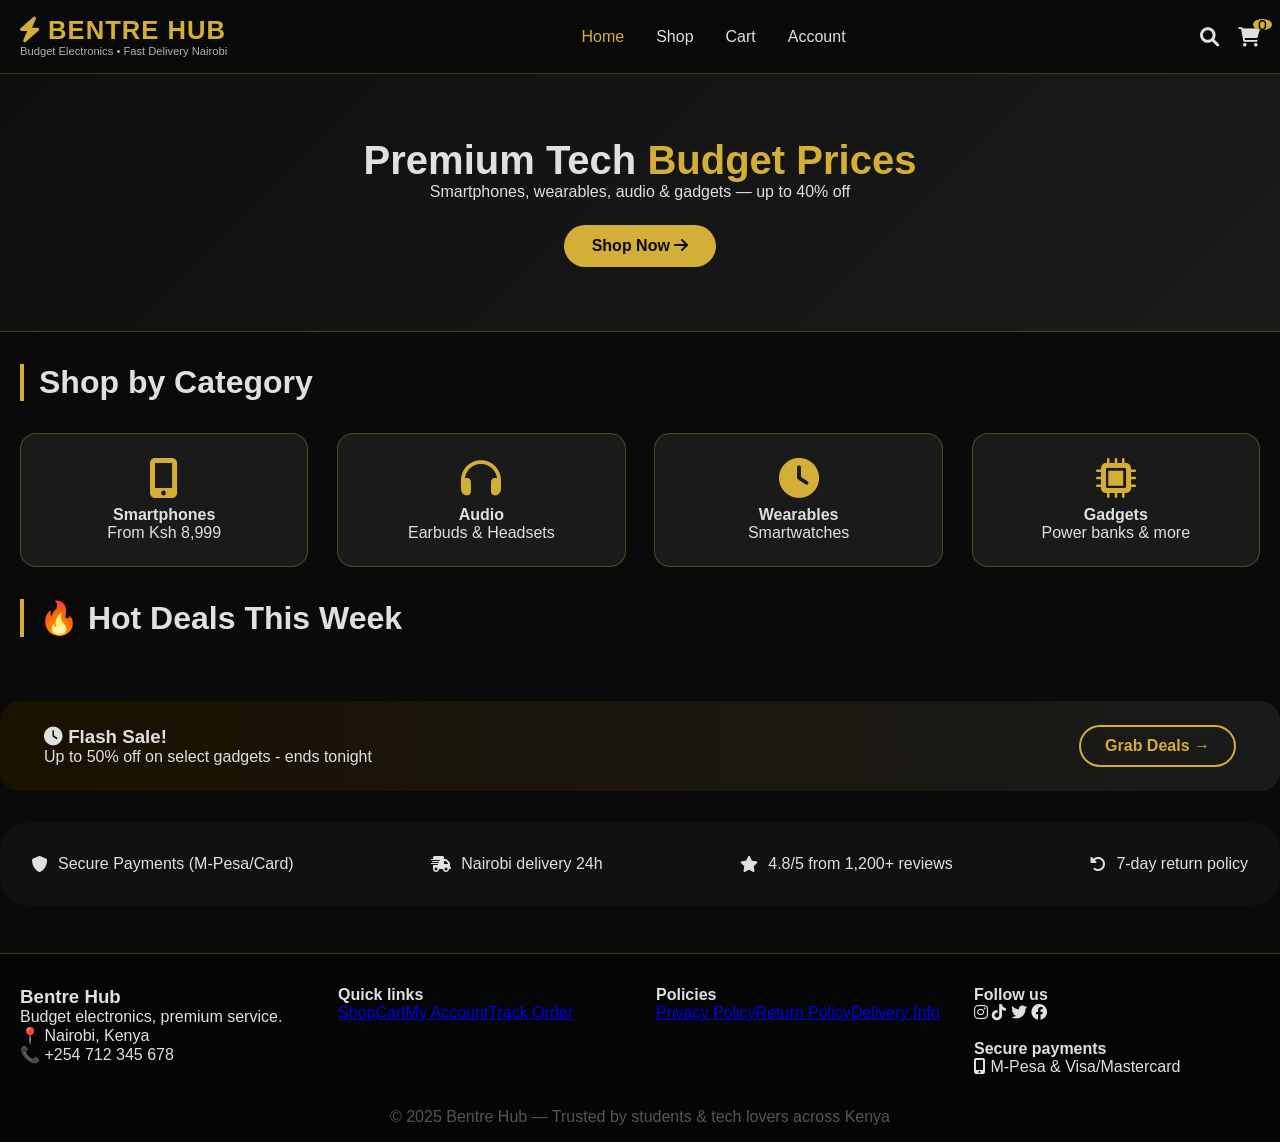
<file: index.html>
<!DOCTYPE html>
<html lang="en">
<head>
    <meta charset="UTF-8">
    <meta name="viewport" content="width=device-width, initial-scale=1.0, viewport-fit=cover">
    <title>Bentre Hub | Budget Electronics & Gadgets</title>
    <link rel="stylesheet" href="https://cdnjs.cloudflare.com/ajax/libs/font-awesome/6.0.0-beta3/css/all.min.css">
    <link rel="stylesheet" href="style.css">
    <link rel="icon" href="data:image/svg+xml,<svg xmlns='http://www.w3.org/2000/svg' viewBox='0 0 100 100'><text y='.9em' font-size='90'>⚡</text></svg>">
</head>
<body>
    <header>
        <div class="container">
            <div class="navbar">
                <div class="logo">
                    <h1><i class="fas fa-bolt"></i> BENTRE HUB</h1>
                    <p class="tagline">Budget Electronics • Fast Delivery Nairobi</p>
                </div>
                <ul class="nav-links">
                    <li><a href="index.html" class="active">Home</a></li>
                    <li><a href="products.html">Shop</a></li>
                    <li><a href="cart.html">Cart</a></li>
                    <li><a href="account.html">Account</a></li>
                </ul>
                <div class="nav-icons">
                    <i class="fas fa-search" id="searchIcon"></i>
                    <i class="fas fa-shopping-cart" id="cartIcon"><span id="cartCount">0</span></i>
                </div>
            </div>
        </div>
    </header>

    <section class="hero">
        <div class="container hero-content">
            <h2>Premium Tech <span class="gold-text">Budget Prices</span></h2>
            <p>Smartphones, wearables, audio & gadgets — up to 40% off</p>
            <a href="products.html" class="btn-gold">Shop Now <i class="fas fa-arrow-right"></i></a>
        </div>
    </section>

    <section class="categories">
        <div class="container">
            <h3 class="section-title">Shop by Category</h3>
            <div class="category-grid">
                <div class="category-card" data-cat="smartphones">
                    <i class="fas fa-mobile-alt"></i>
                    <h4>Smartphones</h4>
                    <p>From Ksh 8,999</p>
                </div>
                <div class="category-card" data-cat="audio">
                    <i class="fas fa-headphones"></i>
                    <h4>Audio</h4>
                    <p>Earbuds & Headsets</p>
                </div>
                <div class="category-card" data-cat="wearables">
                    <i class="fas fa-clock"></i>
                    <h4>Wearables</h4>
                    <p>Smartwatches</p>
                </div>
                <div class="category-card" data-cat="gadgets">
                    <i class="fas fa-microchip"></i>
                    <h4>Gadgets</h4>
                    <p>Power banks & more</p>
                </div>
            </div>
        </div>
    </section>

    <section class="featured">
        <div class="container">
            <h3 class="section-title">🔥 Hot Deals This Week</h3>
            <div class="product-grid" id="featuredGrid"></div>
        </div>
    </section>

    <section class="flash-sale">
        <div class="container flash-content">
            <div>
                <h3><i class="fas fa-clock"></i> Flash Sale!</h3>
                <p>Up to 50% off on select gadgets - ends tonight</p>
            </div>
            <a href="products.html?flash=true" class="btn-outline-gold">Grab Deals →</a>
        </div>
    </section>

    <section class="trust">
        <div class="container trust-grid">
            <div><i class="fas fa-shield-alt"></i><span>Secure Payments (M-Pesa/Card)</span></div>
            <div><i class="fas fa-truck-fast"></i><span>Nairobi delivery 24h</span></div>
            <div><i class="fas fa-star"></i><span>4.8/5 from 1,200+ reviews</span></div>
            <div><i class="fas fa-undo-alt"></i><span>7-day return policy</span></div>
        </div>
    </section>

    <footer>
        <div class="container footer-content">
            <div><h3>Bentre Hub</h3><p>Budget electronics, premium service.<br>📍 Nairobi, Kenya<br>📞 +254 712 345 678</p></div>
            <div><h4>Quick links</h4><a href="products.html">Shop</a><a href="cart.html">Cart</a><a href="account.html">My Account</a><a href="#">Track Order</a></div>
            <div><h4>Policies</h4><a href="#">Privacy Policy</a><a href="#">Return Policy</a><a href="#">Delivery Info</a></div>
            <div><h4>Follow us</h4><i class="fab fa-instagram"></i> <i class="fab fa-tiktok"></i> <i class="fab fa-twitter"></i> <i class="fab fa-facebook"></i><br><br><h4>Secure payments</h4><i class="fas fa-mobile-alt"></i> M-Pesa & Visa/Mastercard</div>
        </div>
        <div class="bottom-bar">© 2025 Bentre Hub — Trusted by students & tech lovers across Kenya</div>
    </footer>

    <script src="script.js"></script>
</body>
</html>
</file>
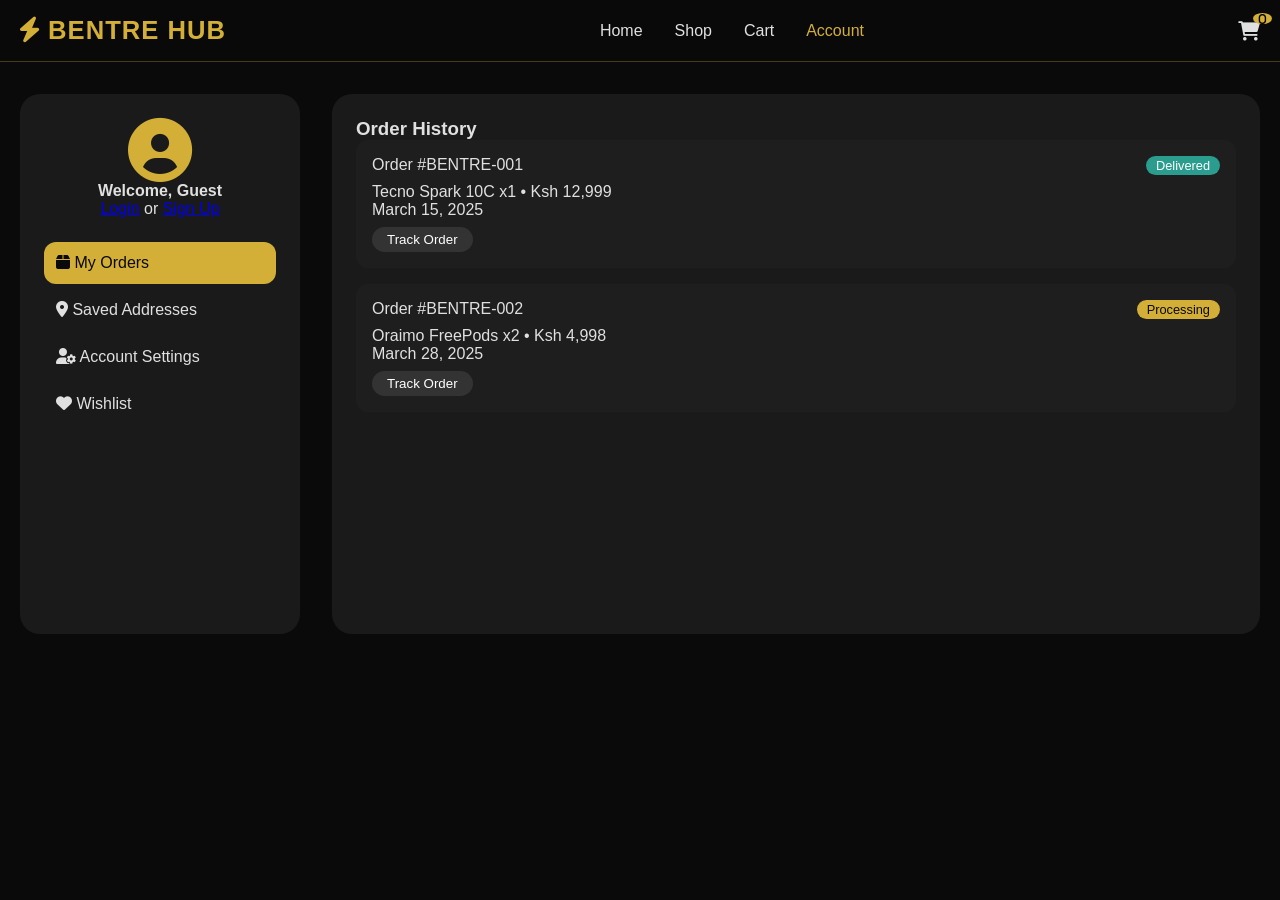
<file: account.html>
<!DOCTYPE html>
<html lang="en">
<head>
    <meta charset="UTF-8">
    <meta name="viewport" content="width=device-width, initial-scale=1.0">
    <title>My Account | Bentre Hub</title>
    <link rel="stylesheet" href="https://cdnjs.cloudflare.com/ajax/libs/font-awesome/6.0.0-beta3/css/all.min.css">
    <link rel="stylesheet" href="style.css">
</head>
<body>
    <header>
        <div class="container">
            <div class="navbar">
                <div class="logo"><h1><i class="fas fa-bolt"></i> BENTRE HUB</h1></div>
                <ul class="nav-links">
                    <li><a href="index.html">Home</a></li>
                    <li><a href="products.html">Shop</a></li>
                    <li><a href="cart.html">Cart</a></li>
                    <li><a href="account.html" class="active">Account</a></li>
                </ul>
                <div class="nav-icons"><i class="fas fa-shopping-cart" id="cartIcon"><span id="cartCount">0</span></i></div>
            </div>
        </div>
    </header>

    <div class="container account-container">
        <div class="account-sidebar">
            <div class="user-avatar"><i class="fas fa-user-circle"></i></div>
            <div class="user-info" id="userDisplay">
                <h4>Welcome, Guest</h4>
                <p><a href="#" id="loginBtn">Login</a> or <a href="#" id="signupBtn">Sign Up</a></p>
            </div>
            <ul class="account-menu">
                <li class="active" data-tab="orders"><i class="fas fa-box"></i> My Orders</li>
                <li data-tab="addresses"><i class="fas fa-map-marker-alt"></i> Saved Addresses</li>
                <li data-tab="settings"><i class="fas fa-user-cog"></i> Account Settings</li>
                <li data-tab="wishlist"><i class="fas fa-heart"></i> Wishlist</li>
            </ul>
        </div>
        <div class="account-content">
            <div id="ordersTab" class="tab-pane active">
                <h3>Order History</h3>
                <div id="orderHistory" class="order-list">
                    <div class="order-card">
                        <div class="order-header"><span>Order #BENTRE-001</span><span class="status delivered">Delivered</span></div>
                        <div class="order-details">Tecno Spark 10C x1 • Ksh 12,999</div>
                        <div class="order-date">March 15, 2025</div>
                        <button class="btn-track">Track Order</button>
                    </div>
                    <div class="order-card">
                        <div class="order-header"><span>Order #BENTRE-002</span><span class="status processing">Processing</span></div>
                        <div class="order-details">Oraimo FreePods x2 • Ksh 4,998</div>
                        <div class="order-date">March 28, 2025</div>
                        <button class="btn-track">Track Order</button>
                    </div>
                </div>
            </div>
            <div id="addressesTab" class="tab-pane">
                <h3>Saved Addresses</h3>
                <div class="saved-address">
                    <p><i class="fas fa-home"></i> <strong>Home</strong><br>Westlands, Nairobi, Waiyaki Way, Apollo Center</p>
                    <button class="btn-edit">Edit</button>
                </div>
                <button class="btn-add-address">+ Add New Address</button>
            </div>
            <div id="settingsTab" class="tab-pane">
                <h3>Account Settings</h3>
                <div class="form-group"><label>Name</label><input type="text" placeholder="Your Name"></div>
                <div class="form-group"><label>Email</label><input type="email" placeholder="your@email.com"></div>
                <div class="form-group"><label>Phone</label><input type="tel" placeholder="0712345678"></div>
                <button class="btn-gold">Save Changes</button>
            </div>
            <div id="wishlistTab" class="tab-pane">
                <h3>Your Wishlist</h3>
                <div class="product-grid mini-grid" id="wishlistGrid"></div>
            </div>
        </div>
    </div>

    <script src="script.js"></script>
</body>
</html>
</file>
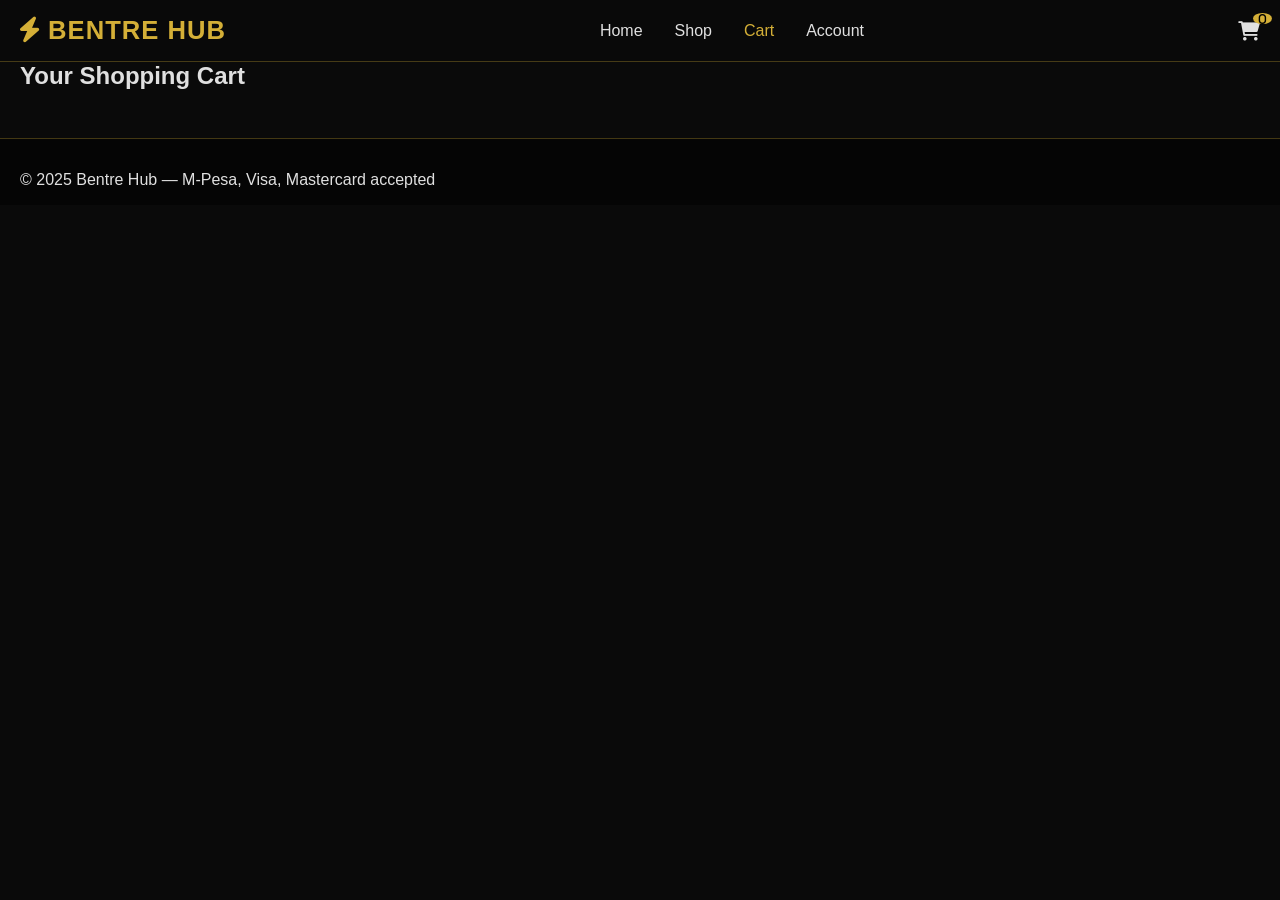
<file: cart.html>
<!DOCTYPE html>
<html lang="en">
<head>
    <meta charset="UTF-8">
    <meta name="viewport" content="width=device-width, initial-scale=1.0">
    <title>Cart | Bentre Hub</title>
    <link rel="stylesheet" href="https://cdnjs.cloudflare.com/ajax/libs/font-awesome/6.0.0-beta3/css/all.min.css">
    <link rel="stylesheet" href="style.css">
</head>
<body>
    <header>
        <div class="container">
            <div class="navbar">
                <div class="logo"><h1><i class="fas fa-bolt"></i> BENTRE HUB</h1></div>
                <ul class="nav-links">
                    <li><a href="index.html">Home</a></li>
                    <li><a href="products.html">Shop</a></li>
                    <li><a href="cart.html" class="active">Cart</a></li>
                    <li><a href="account.html">Account</a></li>
                </ul>
                <div class="nav-icons"><i class="fas fa-shopping-cart" id="cartIcon"><span id="cartCount">0</span></i></div>
            </div>
        </div>
    </header>

    <div class="container cart-page">
        <h2>Your Shopping Cart</h2>
        <div id="cartItemsContainer" class="cart-items-list"></div>
        <div class="cart-summary" id="cartSummary" style="display:none;">
            <div class="summary-row">
                <span>Subtotal:</span>
                <span id="cartSubtotal">Ksh 0</span>
            </div>
            <div class="summary-row">
                <span>Delivery Fee:</span>
                <span id="deliveryFee">Ksh 0</span>
            </div>
            <div class="summary-row total">
                <span>Total:</span>
                <span id="cartTotal">Ksh 0</span>
            </div>
            <button class="btn-gold btn-checkout" id="checkoutBtn">Proceed to Checkout</button>
        </div>
        <div id="emptyCartMsg" class="empty-cart" style="display:none;">
            <i class="fas fa-shopping-cart"></i>
            <p>Your cart is empty</p>
            <a href="products.html" class="btn-outline-gold">Continue Shopping</a>
        </div>
    </div>

    <footer><div class="container">© 2025 Bentre Hub — M-Pesa, Visa, Mastercard accepted</div></footer>
    <script src="script.js"></script>
</body>
</html>
</file>
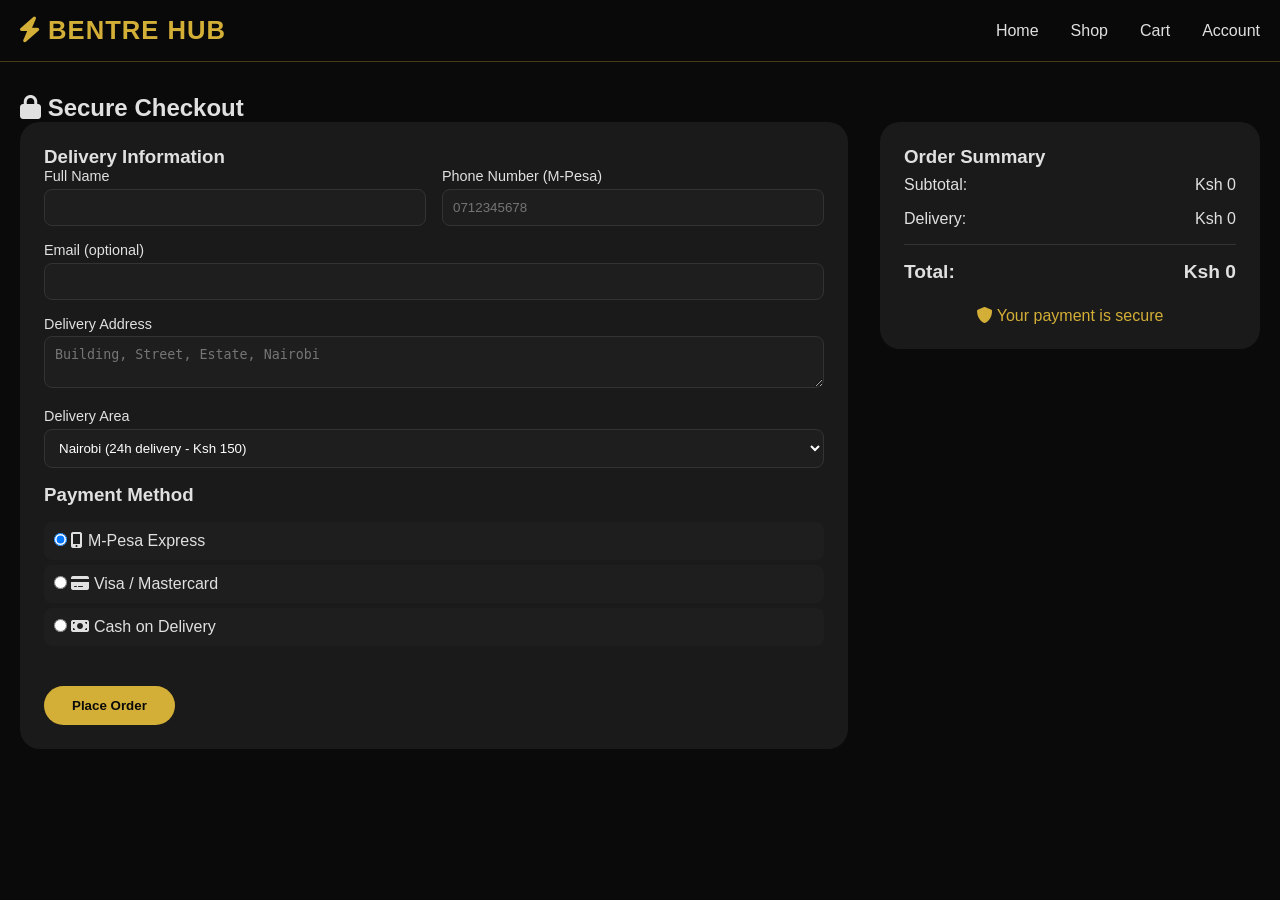
<file: checkout.html>
<!DOCTYPE html>
<html lang="en">
<head>
    <meta charset="UTF-8">
    <meta name="viewport" content="width=device-width, initial-scale=1.0">
    <title>Checkout | Bentre Hub</title>
    <link rel="stylesheet" href="https://cdnjs.cloudflare.com/ajax/libs/font-awesome/6.0.0-beta3/css/all.min.css">
    <link rel="stylesheet" href="style.css">
</head>
<body>
    <header>
        <div class="container">
            <div class="navbar">
                <div class="logo"><h1><i class="fas fa-bolt"></i> BENTRE HUB</h1></div>
                <ul class="nav-links">
                    <li><a href="index.html">Home</a></li>
                    <li><a href="products.html">Shop</a></li>
                    <li><a href="cart.html">Cart</a></li>
                    <li><a href="account.html">Account</a></li>
                </ul>
            </div>
        </div>
    </header>

    <div class="container checkout-container">
        <h2><i class="fas fa-lock"></i> Secure Checkout</h2>
        <div class="checkout-grid">
            <div class="checkout-form">
                <h3>Delivery Information</h3>
                <form id="checkoutForm">
                    <div class="form-row">
                        <div class="form-group"><label>Full Name</label><input type="text" id="fullName" required></div>
                        <div class="form-group"><label>Phone Number (M-Pesa)</label><input type="tel" id="phone" placeholder="0712345678" required></div>
                    </div>
                    <div class="form-group"><label>Email (optional)</label><input type="email" id="email"></div>
                    <div class="form-group"><label>Delivery Address</label><textarea id="address" rows="2" placeholder="Building, Street, Estate, Nairobi" required></textarea></div>
                    <div class="form-group"><label>Delivery Area</label>
                        <select id="area">
                            <option value="nairobi">Nairobi (24h delivery - Ksh 150)</option>
                            <option value="countrywide">Countrywide (2-4 days - Ksh 350)</option>
                        </select>
                    </div>
                    <h3>Payment Method</h3>
                    <div class="payment-methods">
                        <label class="payment-option"><input type="radio" name="payment" value="mpesa" checked> <i class="fas fa-mobile-alt"></i> M-Pesa Express</label>
                        <label class="payment-option"><input type="radio" name="payment" value="card"> <i class="fas fa-credit-card"></i> Visa / Mastercard</label>
                        <label class="payment-option"><input type="radio" name="payment" value="cod"> <i class="fas fa-money-bill"></i> Cash on Delivery</label>
                    </div>
                    <button type="submit" class="btn-gold btn-place-order">Place Order</button>
                </form>
            </div>
            <div class="order-summary">
                <h3>Order Summary</h3>
                <div id="checkoutItems"></div>
                <div class="summary-line"><span>Subtotal:</span><span id="checkoutSubtotal">Ksh 0</span></div>
                <div class="summary-line"><span>Delivery:</span><span id="checkoutDelivery">Ksh 0</span></div>
                <div class="summary-line total"><span>Total:</span><span id="checkoutTotal">Ksh 0</span></div>
                <div class="trust-badge"><i class="fas fa-shield-alt"></i> Your payment is secure</div>
            </div>
        </div>
    </div>

    <script src="script.js"></script>
</body>
</html>
</file>
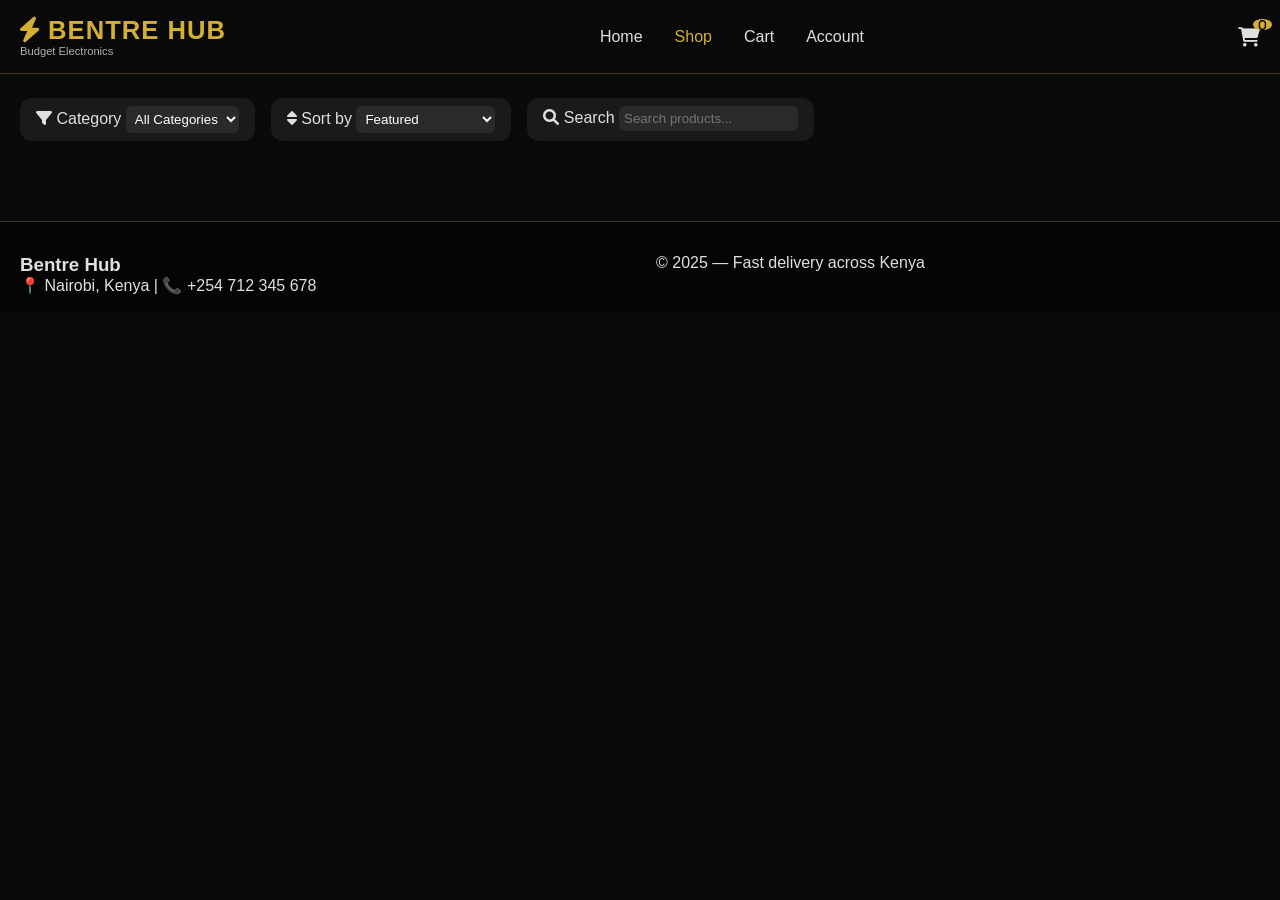
<file: products.html>
<!DOCTYPE html>
<html lang="en">
<head>
    <meta charset="UTF-8">
    <meta name="viewport" content="width=device-width, initial-scale=1.0">
    <title>Shop | Bentre Hub</title>
    <link rel="stylesheet" href="https://cdnjs.cloudflare.com/ajax/libs/font-awesome/6.0.0-beta3/css/all.min.css">
    <link rel="stylesheet" href="style.css">
    <link rel="icon" href="data:image/svg+xml,<svg xmlns='http://www.w3.org/2000/svg' viewBox='0 0 100 100'><text y='.9em' font-size='90'>⚡</text></svg>">
</head>
<body>
    <header>
        <div class="container">
            <div class="navbar">
                <div class="logo"><h1><i class="fas fa-bolt"></i> BENTRE HUB</h1><p class="tagline">Budget Electronics</p></div>
                <ul class="nav-links">
                    <li><a href="index.html">Home</a></li>
                    <li><a href="products.html" class="active">Shop</a></li>
                    <li><a href="cart.html">Cart</a></li>
                    <li><a href="account.html">Account</a></li>
                </ul>
                <div class="nav-icons"><i class="fas fa-shopping-cart" id="cartIcon"><span id="cartCount">0</span></i></div>
            </div>
        </div>
    </header>

    <div class="container">
        <div class="filters-section">
            <div class="filters-bar">
                <div class="filter-group">
                    <label><i class="fas fa-filter"></i> Category</label>
                    <select id="categoryFilter">
                        <option value="all">All Categories</option>
                        <option value="smartphones">Smartphones</option>
                        <option value="audio">Audio</option>
                        <option value="wearables">Wearables</option>
                        <option value="gadgets">Gadgets</option>
                    </select>
                </div>
                <div class="filter-group">
                    <label><i class="fas fa-sort"></i> Sort by</label>
                    <select id="sortFilter">
                        <option value="default">Featured</option>
                        <option value="priceLow">Price: Low to High</option>
                        <option value="priceHigh">Price: High to Low</option>
                        <option value="rating">Top Rated</option>
                    </select>
                </div>
                <div class="filter-group search-group">
                    <label><i class="fas fa-search"></i> Search</label>
                    <input type="text" id="searchInput" placeholder="Search products...">
                </div>
            </div>
            <div class="active-filters" id="activeFilters"></div>
        </div>
        <div class="product-grid" id="allProductsGrid"></div>
        <div id="noResults" class="no-results" style="display:none; text-align:center; padding:3rem;">😞 No products found. Try different filters!</div>
    </div>

    <footer>
        <div class="container footer-content">
            <div><h3>Bentre Hub</h3><p>📍 Nairobi, Kenya | 📞 +254 712 345 678</p></div>
            <div>© 2025 — Fast delivery across Kenya</div>
        </div>
    </footer>

    <script src="script.js"></script>
</body>
</html>
</file>
<file: style.css>
* {
    margin: 0;
    padding: 0;
    box-sizing: border-box;
}

body {
    font-family: 'Segoe UI', Tahoma, Geneva, Verdana, sans-serif;
    background: #0a0a0a;
    color: #e0e0e0;
    scroll-behavior: smooth;
}

:root {
    --dark-bg: #0f0f0f;
    --card-bg: #1a1a1a;
    --gold: #d4af37;
    --gold-light: #ecca4c;
    --border-gold: rgba(212, 175, 55, 0.3);
    --text-muted: #b0b0b0;
    --danger: #e63946;
    --success: #2a9d8f;
}

.container {
    max-width: 1300px;
    margin: 0 auto;
    padding: 0 20px;
}

header {
    background: #0a0a0a;
    border-bottom: 1px solid var(--border-gold);
    position: sticky;
    top: 0;
    z-index: 100;
    backdrop-filter: blur(10px);
    background-color: rgba(10, 10, 10, 0.95);
}

.navbar {
    display: flex;
    justify-content: space-between;
    align-items: center;
    padding: 1rem 0;
    flex-wrap: wrap;
    gap: 1rem;
}

.logo h1 {
    color: var(--gold);
    font-size: 1.6rem;
    letter-spacing: 1px;
}

.tagline {
    font-size: 0.7rem;
    color: var(--text-muted);
}

.nav-links {
    display: flex;
    gap: 2rem;
    list-style: none;
}

.nav-links a {
    color: #e0e0e0;
    text-decoration: none;
    font-weight: 500;
    transition: 0.3s;
}

.nav-links a:hover, .nav-links a.active {
    color: var(--gold);
}

.nav-icons {
    display: flex;
    gap: 1.2rem;
    align-items: center;
}

.nav-icons i {
    font-size: 1.2rem;
    cursor: pointer;
    position: relative;
}

#cartCount {
    background: var(--gold);
    color: #000;
    font-size: 0.7rem;
    border-radius: 50%;
    padding: 0px 5px;
    position: absolute;
    top: -8px;
    right: -12px;
    font-weight: bold;
}

.hero {
    background: linear-gradient(135deg, #0f0f0f 0%, #1a1a1a 100%);
    padding: 4rem 0;
    border-bottom: 1px solid var(--border-gold);
}

.hero-content {
    text-align: center;
}

.hero-content h2 {
    font-size: 2.5rem;
}

.gold-text {
    color: var(--gold);
}

.btn-gold {
    display: inline-block;
    background: var(--gold);
    color: #0a0a0a;
    padding: 12px 28px;
    border-radius: 40px;
    text-decoration: none;
    font-weight: bold;
    margin-top: 1.5rem;
    transition: 0.3s;
    border: none;
    cursor: pointer;
}

.btn-gold:hover {
    background: #e0b83a;
    transform: scale(1.02);
}

.btn-outline-gold {
    display: inline-block;
    border: 2px solid var(--gold);
    color: var(--gold);
    padding: 10px 24px;
    border-radius: 40px;
    text-decoration: none;
    font-weight: bold;
    transition: 0.3s;
}

.btn-outline-gold:hover {
    background: var(--gold);
    color: #0a0a0a;
}

.section-title {
    font-size: 2rem;
    margin: 2rem 0 2rem;
    border-left: 4px solid var(--gold);
    padding-left: 15px;
}

.category-grid, .product-grid {
    display: grid;
    grid-template-columns: repeat(auto-fit, minmax(220px, 1fr));
    gap: 1.8rem;
    margin: 2rem 0;
}

.category-card {
    background: var(--card-bg);
    padding: 1.5rem;
    text-align: center;
    border-radius: 16px;
    cursor: pointer;
    transition: 0.2s;
    border: 1px solid var(--border-gold);
}

.category-card i {
    font-size: 2.5rem;
    color: var(--gold);
    margin-bottom: 0.5rem;
}

.product-card {
    background: var(--card-bg);
    border-radius: 16px;
    overflow: hidden;
    padding: 1rem;
    transition: 0.2s;
    border: 1px solid #2a2a2a;
}

.product-card img {
    width: 100%;
    height: 180px;
    object-fit: contain;
    background: #fff;
    border-radius: 12px;
}

.product-title {
    font-weight: 600;
    margin: 0.5rem 0;
}

.price {
    color: var(--gold);
    font-size: 1.3rem;
    font-weight: bold;
}

.old-price {
    text-decoration: line-through;
    font-size: 0.8rem;
    color: gray;
    margin-left: 8px;
}

.add-to-cart {
    background: var(--gold);
    border: none;
    width: 100%;
    padding: 8px;
    border-radius: 30px;
    font-weight: bold;
    cursor: pointer;
    margin-top: 10px;
}

.flash-sale {
    background: linear-gradient(90deg, #1a1200, #1a1a1a);
    padding: 1.5rem;
    border-radius: 20px;
    margin: 2rem 0;
}

.flash-content {
    display: flex;
    justify-content: space-between;
    align-items: center;
    flex-wrap: wrap;
    gap: 1rem;
}

.trust-grid {
    display: flex;
    justify-content: space-between;
    flex-wrap: wrap;
    gap: 1rem;
    background: #111;
    padding: 2rem;
    border-radius: 28px;
    margin: 2rem auto;
}

.trust-grid div {
    display: flex;
    align-items: center;
    gap: 10px;
}

footer {
    background: #050505;
    margin-top: 3rem;
    padding: 2rem 0 1rem;
    border-top: 1px solid var(--border-gold);
}

.footer-content {
    display: grid;
    grid-template-columns: repeat(auto-fit, minmax(180px, 1fr));
    gap: 2rem;
}

.bottom-bar {
    text-align: center;
    padding-top: 2rem;
    color: #555;
}

/* Product Detail Page */
.product-detail-container {
    display: flex;
    gap: 2rem;
    flex-wrap: wrap;
    margin: 2rem 0;
}

.detail-img {
    flex: 1;
    background: white;
    border-radius: 24px;
    padding: 1rem;
}

.detail-img img {
    width: 100%;
    border-radius: 16px;
}

.detail-info {
    flex: 1;
}

.rating i {
    color: var(--gold);
}

.price-box {
    margin: 1rem 0;
}

.stock-info {
    margin: 0.5rem 0;
    color: var(--success);
}

.quantity-selector {
    margin: 1rem 0;
    display: flex;
    align-items: center;
    gap: 10px;
}

.quantity-selector button {
    background: #333;
    color: white;
    width: 35px;
    height: 35px;
    border-radius: 8px;
    border: none;
    cursor: pointer;
}

.btn-buy-now {
    background: transparent;
    border: 2px solid var(--gold);
    color: var(--gold);
    padding: 12px 28px;
    border-radius: 40px;
    font-weight: bold;
    cursor: pointer;
    margin-left: 10px;
}

.delivery-note {
    margin-top: 1rem;
    padding: 1rem;
    background: #1a1a1a;
    border-radius: 12px;
}

.product-tabs {
    display: flex;
    gap: 1rem;
    border-bottom: 1px solid #333;
    margin: 2rem 0 1rem;
}

.tab {
    padding: 10px 20px;
    cursor: pointer;
    transition: 0.3s;
}

.tab.active {
    border-bottom: 2px solid var(--gold);
    color: var(--gold);
}

.tab-content {
    display: none;
    padding: 1rem 0;
}

.tab-content.active {
    display: block;
}

/* Cart Page */
.cart-items-list {
    margin: 2rem 0;
}

.cart-item {
    display: flex;
    justify-content: space-between;
    align-items: center;
    background: var(--card-bg);
    padding: 1rem;
    border-radius: 12px;
    margin-bottom: 1rem;
}

.cart-summary {
    background: var(--card-bg);
    padding: 1.5rem;
    border-radius: 16px;
    max-width: 400px;
    margin-left: auto;
}

.summary-row {
    display: flex;
    justify-content: space-between;
    padding: 0.5rem 0;
}

.summary-row.total {
    font-size: 1.3rem;
    font-weight: bold;
    border-top: 1px solid #333;
    margin-top: 0.5rem;
    padding-top: 1rem;
}

.empty-cart {
    text-align: center;
    padding: 4rem;
}

.empty-cart i {
    font-size: 4rem;
    color: #444;
}

/* Checkout Page */
.checkout-container {
    margin: 2rem auto;
}

.checkout-grid {
    display: grid;
    grid-template-columns: 1fr 380px;
    gap: 2rem;
}

@media (max-width: 900px) {
    .checkout-grid {
        grid-template-columns: 1fr;
    }
}

.checkout-form {
    background: var(--card-bg);
    padding: 1.5rem;
    border-radius: 20px;
}

.form-group {
    margin-bottom: 1rem;
}

.form-group label {
    display: block;
    margin-bottom: 0.3rem;
    font-size: 0.9rem;
}

.form-group input, .form-group textarea, .form-group select {
    width: 100%;
    padding: 10px;
    background: #1e1e1e;
    border: 1px solid #333;
    color: white;
    border-radius: 8px;
}

.form-row {
    display: grid;
    grid-template-columns: 1fr 1fr;
    gap: 1rem;
}

.payment-methods {
    margin: 1rem 0;
}

.payment-option {
    display: block;
    padding: 10px;
    margin: 5px 0;
    background: #1e1e1e;
    border-radius: 8px;
    cursor: pointer;
}

.order-summary {
    background: var(--card-bg);
    padding: 1.5rem;
    border-radius: 20px;
    height: fit-content;
}

.summary-line {
    display: flex;
    justify-content: space-between;
    padding: 0.5rem 0;
}

.summary-line.total {
    font-size: 1.2rem;
    font-weight: bold;
    border-top: 1px solid #333;
    margin-top: 0.5rem;
    padding-top: 1rem;
}

.trust-badge {
    text-align: center;
    padding-top: 1rem;
    color: var(--gold);
}

/* Account Page */
.account-container {
    display: grid;
    grid-template-columns: 280px 1fr;
    gap: 2rem;
    margin: 2rem auto;
    min-height: 60vh;
}

@media (max-width: 768px) {
    .account-container {
        grid-template-columns: 1fr;
    }
}

.account-sidebar {
    background: var(--card-bg);
    border-radius: 20px;
    padding: 1.5rem;
    text-align: center;
}

.user-avatar i {
    font-size: 4rem;
    color: var(--gold);
}

.account-menu {
    list-style: none;
    margin-top: 1.5rem;
    text-align: left;
}

.account-menu li {
    padding: 12px;
    margin: 5px 0;
    border-radius: 12px;
    cursor: pointer;
    transition: 0.3s;
}

.account-menu li:hover, .account-menu li.active {
    background: var(--gold);
    color: #0a0a0a;
}

.account-content {
    background: var(--card-bg);
    border-radius: 20px;
    padding: 1.5rem;
}

.tab-pane {
    display: none;
}

.tab-pane.active {
    display: block;
}

.order-card {
    background: #1e1e1e;
    padding: 1rem;
    border-radius: 12px;
    margin-bottom: 1rem;
}

.order-header {
    display: flex;
    justify-content: space-between;
    margin-bottom: 0.5rem;
}

.status {
    padding: 2px 10px;
    border-radius: 20px;
    font-size: 0.8rem;
}

.status.delivered {
    background: var(--success);
    color: white;
}

.status.processing {
    background: var(--gold);
    color: #0a0a0a;
}

.btn-track, .btn-edit {
    background: #333;
    color: white;
    border: none;
    padding: 5px 15px;
    border-radius: 20px;
    cursor: pointer;
    margin-top: 0.5rem;
}

.saved-address {
    background: #1e1e1e;
    padding: 1rem;
    border-radius: 12px;
    margin-bottom: 1rem;
    display: flex;
    justify-content: space-between;
    align-items: center;
}

.filters-bar {
    display: flex;
    gap: 1rem;
    flex-wrap: wrap;
    margin: 1.5rem 0;
}

.filter-group {
    background: var(--card-bg);
    padding: 0.5rem 1rem;
    border-radius: 12px;
}

.filter-group select, .filter-group input {
    background: #2a2a2a;
    border: none;
    color: white;
    padding: 5px;
    border-radius: 6px;
}

/* Responsive */
@media (max-width: 768px) {
    .navbar {
        flex-direction: column;
    }
    .nav-links {
        gap: 1rem;
    }
    .hero-content h2 {
        font-size: 1.8rem;
    }
    .form-row {
        grid-template-columns: 1fr;
    }
}
</file>
